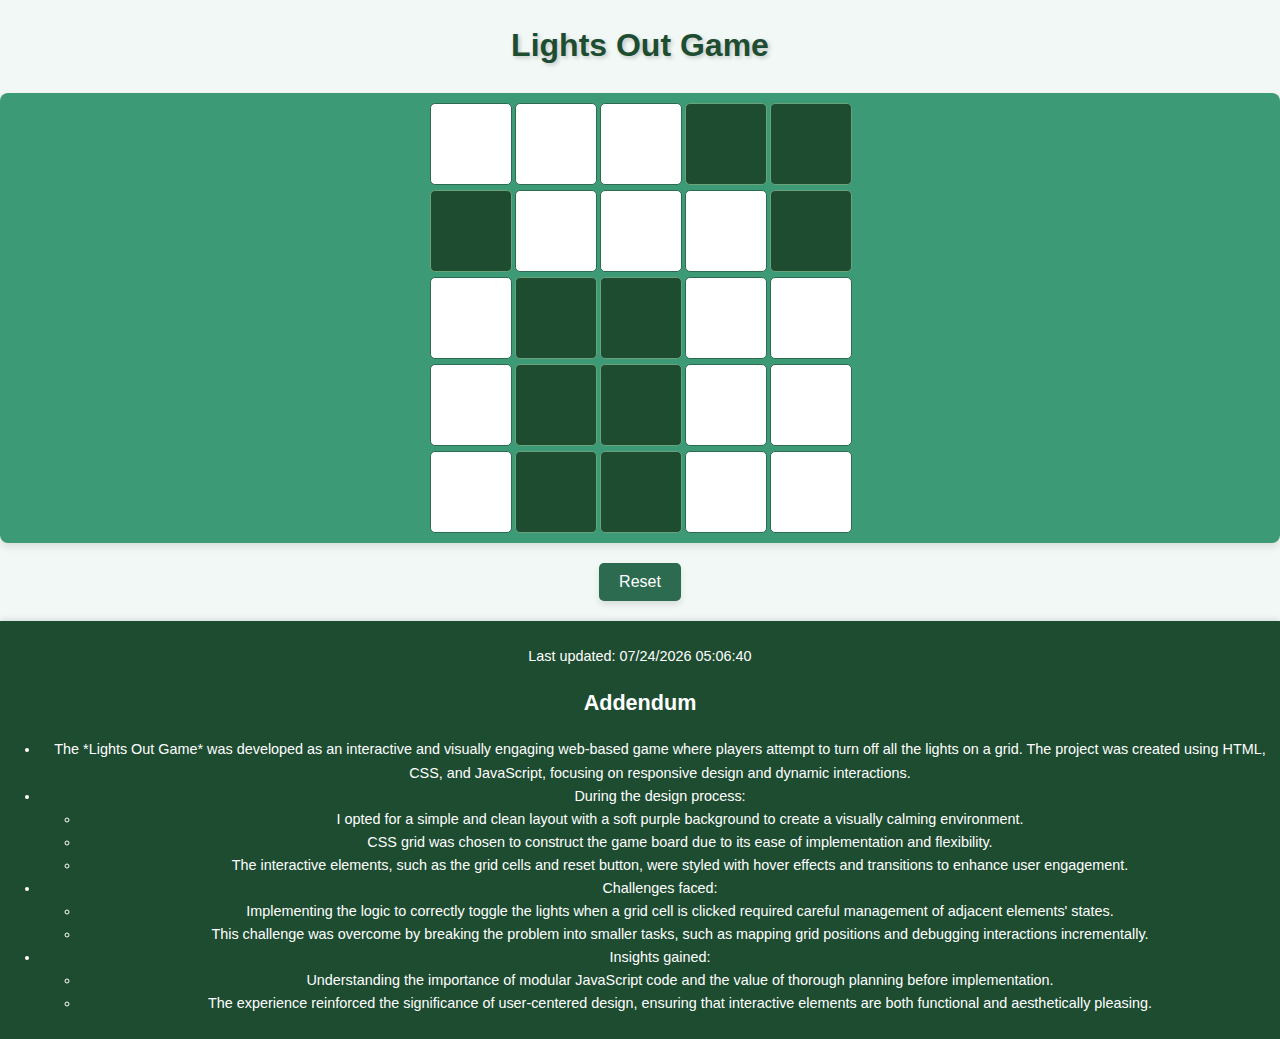
<file: final/index.html>
<!DOCTYPE html>
<html lang="en">
<head>
  <meta charset="UTF-8">
  <meta name="viewport" content="width=device-width, initial-scale=1.0">
  <title>Lights Out Game</title>
  <link rel="stylesheet" href="lightsout.css">
</head>
<body>
  <h1>Lights Out Game</h1>
  <div id="game-board"></div>
  <button id="reset-button">Reset</button>
  <footer>
    <p>Last updated: 
      <span id="lastModified"></span>
    </p>
    <h2>Addendum</h2>
    <ul>
        <li>The *Lights Out Game* was developed as an interactive and visually engaging web-based game where players attempt to turn off all the lights on a grid. The project was created using HTML, CSS, and JavaScript, focusing on responsive design and dynamic interactions.</li>
        <li>During the design process:
            <ul>
                <li>I opted for a simple and clean layout with a soft purple background to create a visually calming environment.</li>
                <li>CSS grid was chosen to construct the game board due to its ease of implementation and flexibility.</li>
                <li>The interactive elements, such as the grid cells and reset button, were styled with hover effects and transitions to enhance user engagement.</li>
            </ul>
        </li>
        <li>Challenges faced:
            <ul>
                <li>Implementing the logic to correctly toggle the lights when a grid cell is clicked required careful management of adjacent elements' states.</li>
                <li>This challenge was overcome by breaking the problem into smaller tasks, such as mapping grid positions and debugging interactions incrementally.</li>
            </ul>
        </li>
        <li>Insights gained:
            <ul>
                <li>Understanding the importance of modular JavaScript code and the value of thorough planning before implementation.</li>
                <li>The experience reinforced the significance of user-centered design, ensuring that interactive elements are both functional and aesthetically pleasing.</li>
            </ul>
        </li>
    </ul>
</footer>

  <script src="lightsout.js"></script>
  <script type="text/javascript">
    var x = document.lastModified;
    document.getElementById('lastModified').textContent = x;
  </script>
</body>
</html>
</file>
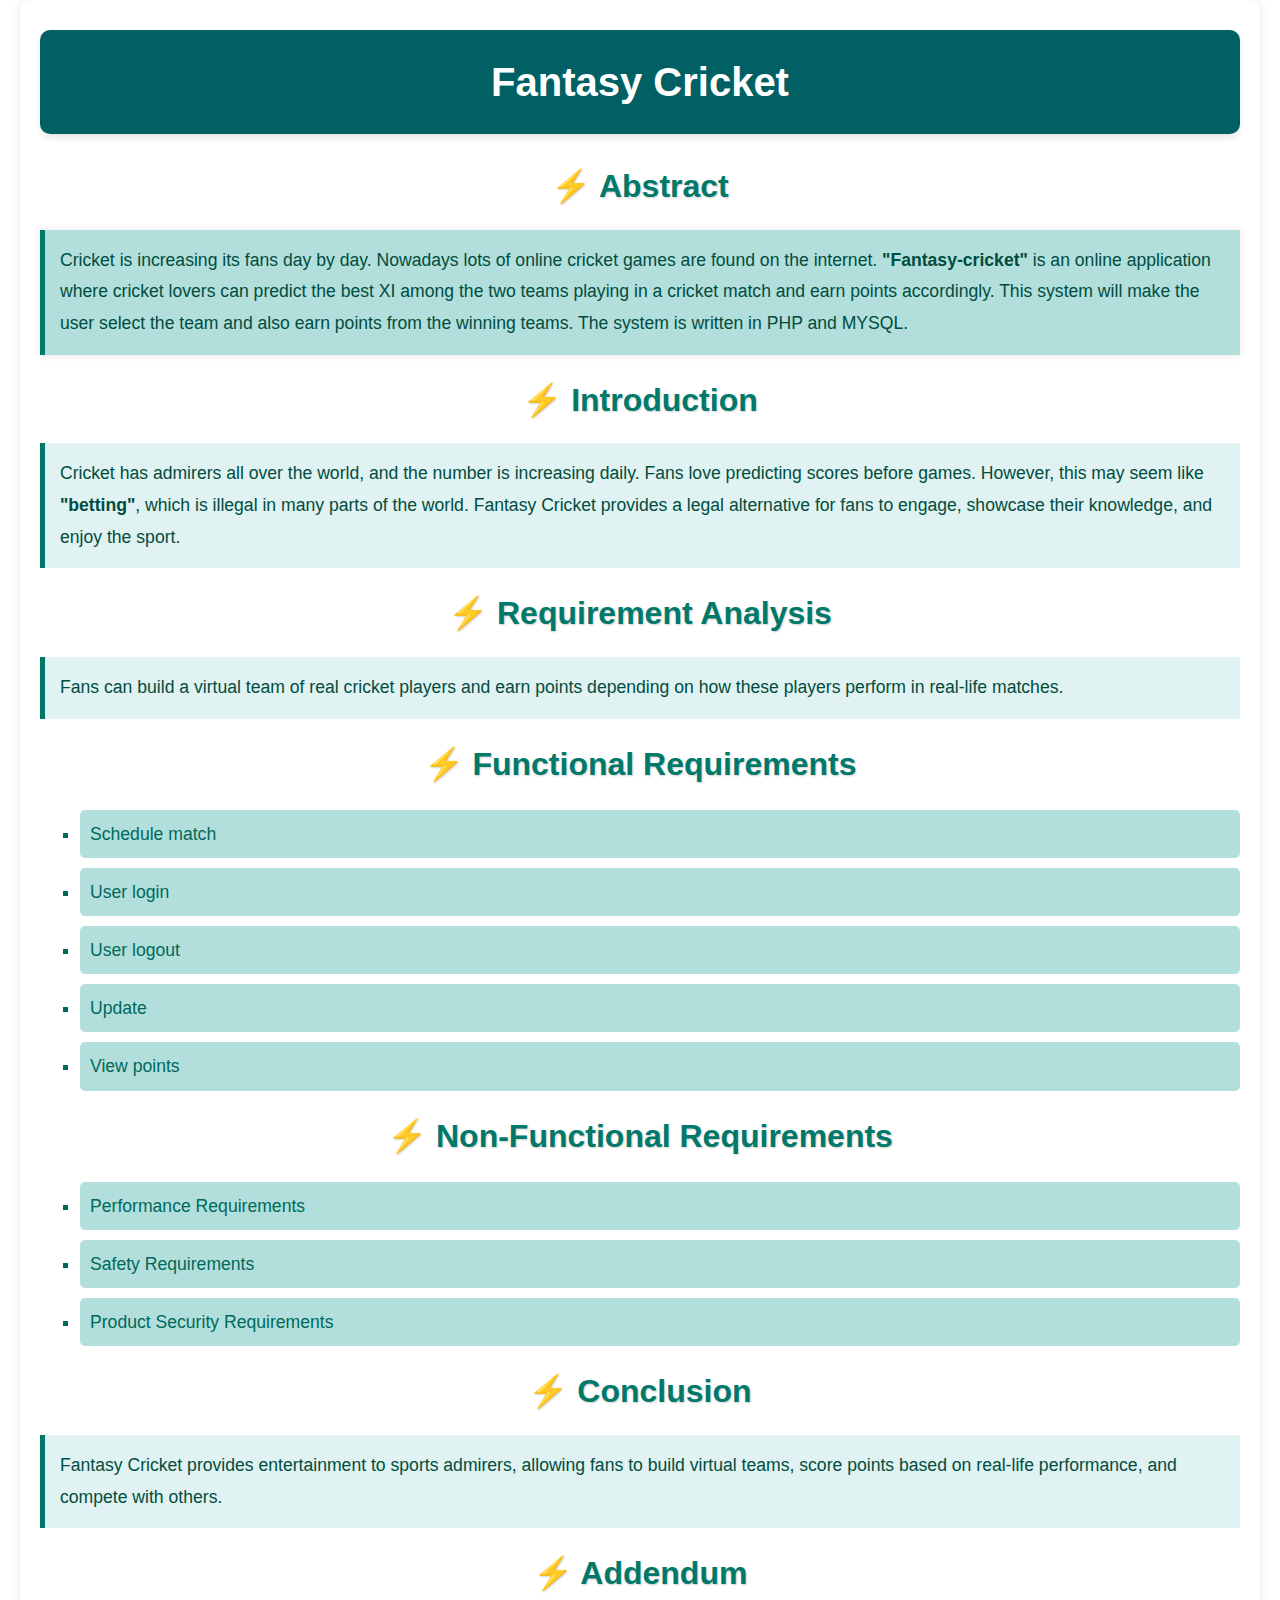
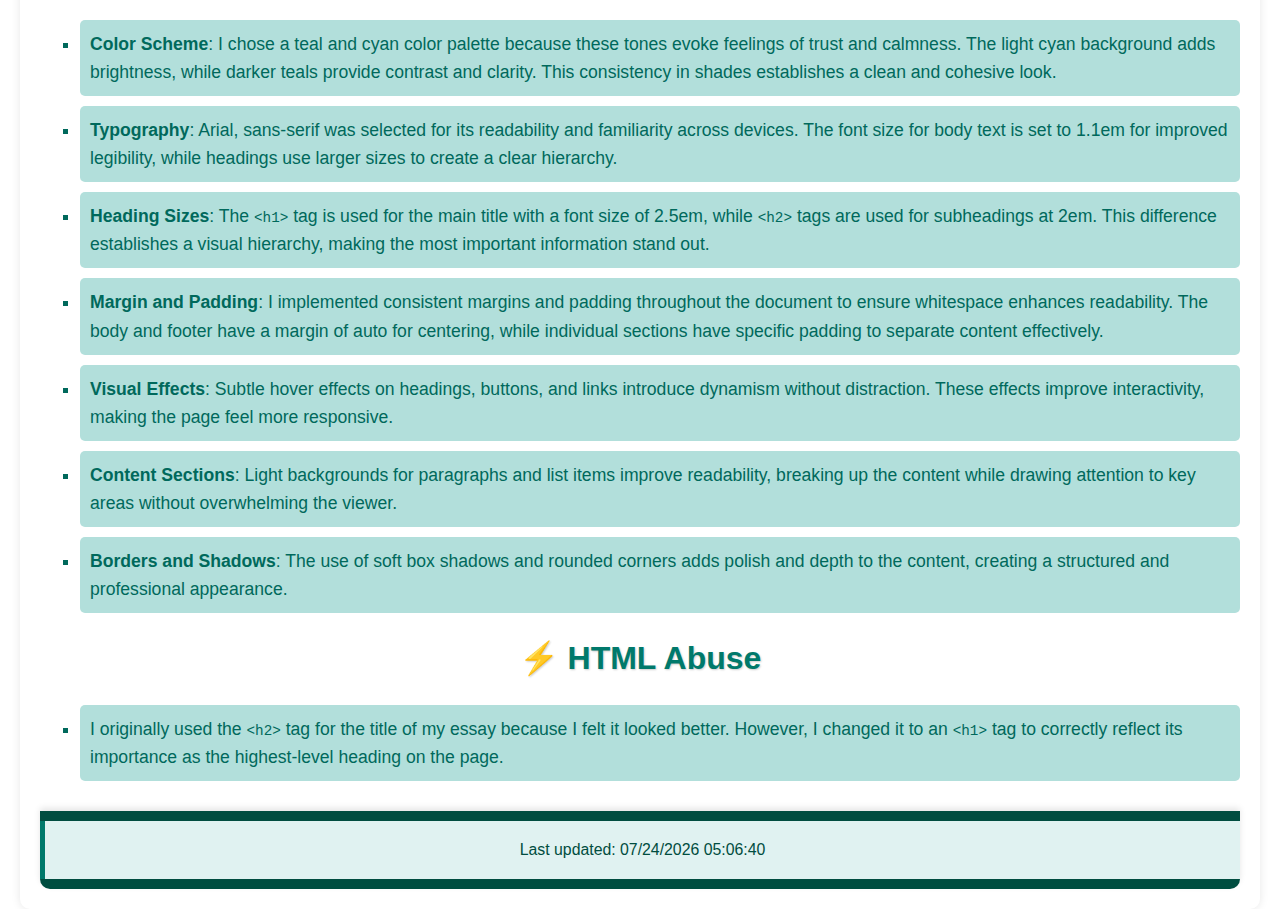
<file: lab-04/index.html>
<!DOCTYPE html>
<html lang="en">
<head>
    <meta charset="UTF-8">
    <meta name="viewport" content="width=device-width, initial-scale=1.0">
    <title>Fantasy Cricket</title>
    <style>
        body {
            font-family: 'Arial', sans-serif;
            line-height: 1.6;
            background-color: #e0f7fa; /* Light cyan background */
            margin: 0;
            padding: 0;
            transition: all 0.3s ease-in-out;
        }

        body, footer {
            max-width: 1200px;
            margin: auto;
            padding: 20px;
            background-color: #ffffff;
            box-shadow: 0 0 10px rgba(0, 0, 0, 0.1);
            border-radius: 10px;
        }

        h1, h2 {
            text-align: center;
            margin-top: 10px;
        }

        h1 {
            font-size: 2.5em;
            color: #ffffff;
            background-color: #006064; /* Teal background for the header */
            padding: 20px;
            border-radius: 10px;
            box-shadow: 0px 4px 6px rgba(0, 0, 0, 0.1);
            transition: transform 0.3s ease-in-out;
        }

        h1:hover {
            transform: scale(1.05);
        }

        h2 {
            font-size: 2em;
            color: #00796b; /* Deep teal for subheadings */
            margin-bottom: 10px;
            text-shadow: 1px 1px 2px rgba(0, 0, 0, 0.2);
        }

        p {
            font-size: 1.1em;
            color: #004d40; /* Dark teal for paragraph text */
            margin-bottom: 20px;
            padding: 0 10px;
            line-height: 1.8;
            background-color: #e0f2f1; /* Light teal background for paragraphs */
            border-left: 5px solid #00796b; /* Border to match subheadings */
            padding: 15px;
        }

        ul {
            list-style-type: square;
            margin: 20px 0;
            padding-left: 40px;
        }

        ul li {
            margin-bottom: 10px;
            font-size: 1.1em;
            color: #00695c; /* Slightly darker teal for list items */
            background-color: #b2dfdb; /* Light teal for list background */
            padding: 10px;
            border-radius: 5px;
        }

        footer {
            background-color: #004d40; /* Dark teal footer */
            color: white;
            text-align: center;
            padding: 10px 0;
            margin-top: 30px;
            font-size: 0.9em;
            border-radius: 0 0 10px 10px;
            box-shadow: 0px -3px 6px rgba(0, 0, 0, 0.1);
        }

        footer p {
            margin: 0;
        }

        a {
            color: #004d40;
            text-decoration: none;
            font-weight: bold;
        }

        a:hover {
            text-decoration: underline;
            color: #009688; /* Bright teal for link hover */
        }

        p.highlight {
            background-color: #b2dfdb; /* Light teal highlight */
            padding: 15px;
            border-left: 5px solid #00796b;
            box-shadow: 0 0 8px rgba(0, 0, 0, 0.1);
        }

        h2::before {
            content: "⚡ ";
            color: #00796b;
        }

        button {
            background-color: #00796b; /* Teal button */
            color: white;
            padding: 10px 20px;
            border: none;
            border-radius: 5px;
            cursor: pointer;
            transition: background-color 0.3s ease-in-out;
        }

        button:hover {
            background-color: #004d40; /* Dark teal on hover */
        }

        table {
            width: 100%;
            border-collapse: collapse;
            margin-bottom: 20px;
        }

        table, th, td {
            border: 1px solid #ddd;
            padding: 10px;
        }

        th {
            background-color: #00796b; /* Teal table header */
            color: white;
        }

        td {
            background-color: #e0f2f1; /* Light teal for table cells */
        }

        @media (max-width: 768px) {
            body, footer {
                padding: 10px;
            }

            h1 {
                font-size: 2em;
            }

            h2 {
                font-size: 1.5em;
            }
        }
    </style>
</head>
<body>

    <h1>Fantasy Cricket</h1>

    <h2>Abstract</h2>
    <p class="highlight">Cricket is increasing its fans day by day. Nowadays lots of online cricket
        games are found on the internet. <b>"Fantasy-cricket"</b> is an online application
        where cricket lovers can predict the best XI among the two teams playing
        in a cricket match and earn points accordingly. This system will make the user
        select the team and also earn points from the winning teams. The system is
        written in PHP and MYSQL.</p>

    <h2>Introduction</h2>
    <p>Cricket has admirers all over the world, and the number is increasing daily. Fans
        love predicting scores before games. However, this may seem like <b>"betting"</b>, 
        which is illegal in many parts of the world. Fantasy Cricket provides a legal alternative
        for fans to engage, showcase their knowledge, and enjoy the sport.</p>

    <h2>Requirement Analysis</h2>
    <p>Fans can build a virtual team of real cricket players and earn points depending on 
        how these players perform in real-life matches.</p>

    <h2>Functional Requirements</h2>
    <ul>
        <li>Schedule match</li>
        <li>User login</li>
        <li>User logout</li>
        <li>Update</li>
        <li>View points</li>
    </ul>

    <h2>Non-Functional Requirements</h2>
    <ul>
        <li>Performance Requirements</li>
        <li>Safety Requirements</li>
        <li>Product Security Requirements</li>
    </ul>

    <h2>Conclusion</h2>
    <p>Fantasy Cricket provides entertainment to sports admirers, allowing fans to build virtual teams, score points based on real-life performance, and compete with others.</p>

    <h2>Addendum</h2>
    <ul>
        <li><b>Color Scheme</b>: I chose a teal and cyan color palette because these tones evoke feelings of trust and calmness. The light cyan background adds brightness, while darker teals provide contrast and clarity. This consistency in shades establishes a clean and cohesive look.</li>
        <li><b>Typography</b>: Arial, sans-serif was selected for its readability and familiarity across devices. The font size for body text is set to 1.1em for improved legibility, while headings use larger sizes to create a clear hierarchy.</li>
        <li><b>Heading Sizes</b>: The <code>&lt;h1&gt;</code> tag is used for the main title with a font size of 2.5em, while <code>&lt;h2&gt;</code> tags are used for subheadings at 2em. This difference establishes a visual hierarchy, making the most important information stand out.</li>
        <li><b>Margin and Padding</b>: I implemented consistent margins and padding throughout the document to ensure whitespace enhances readability. The body and footer have a margin of auto for centering, while individual sections have specific padding to separate content effectively.</li>
        <li><b>Visual Effects</b>: Subtle hover effects on headings, buttons, and links introduce dynamism without distraction. These effects improve interactivity, making the page feel more responsive.</li>
        <li><b>Content Sections</b>: Light backgrounds for paragraphs and list items improve readability, breaking up the content while drawing attention to key areas without overwhelming the viewer.</li>
        <li><b>Borders and Shadows</b>: The use of soft box shadows and rounded corners adds polish and depth to the content, creating a structured and professional appearance.</li>
    </ul>

    <h2>HTML Abuse</h2>
    <ul>
        <li>I originally used the <code>&lt;h2&gt;</code> tag for the title of my essay because I felt it looked better. However, I changed it to an <code>&lt;h1&gt;</code> tag to correctly reflect its importance as the highest-level heading on the page.</li>
    </ul>

    <footer>
        <p>Last updated: 
            <span id="lastModified"></span>
        </p>
    </footer>
    <script type="text/javascript">
         var x = document.lastModified;
         document.getElementById('lastModified').textContent = x;
    </script>
</file>
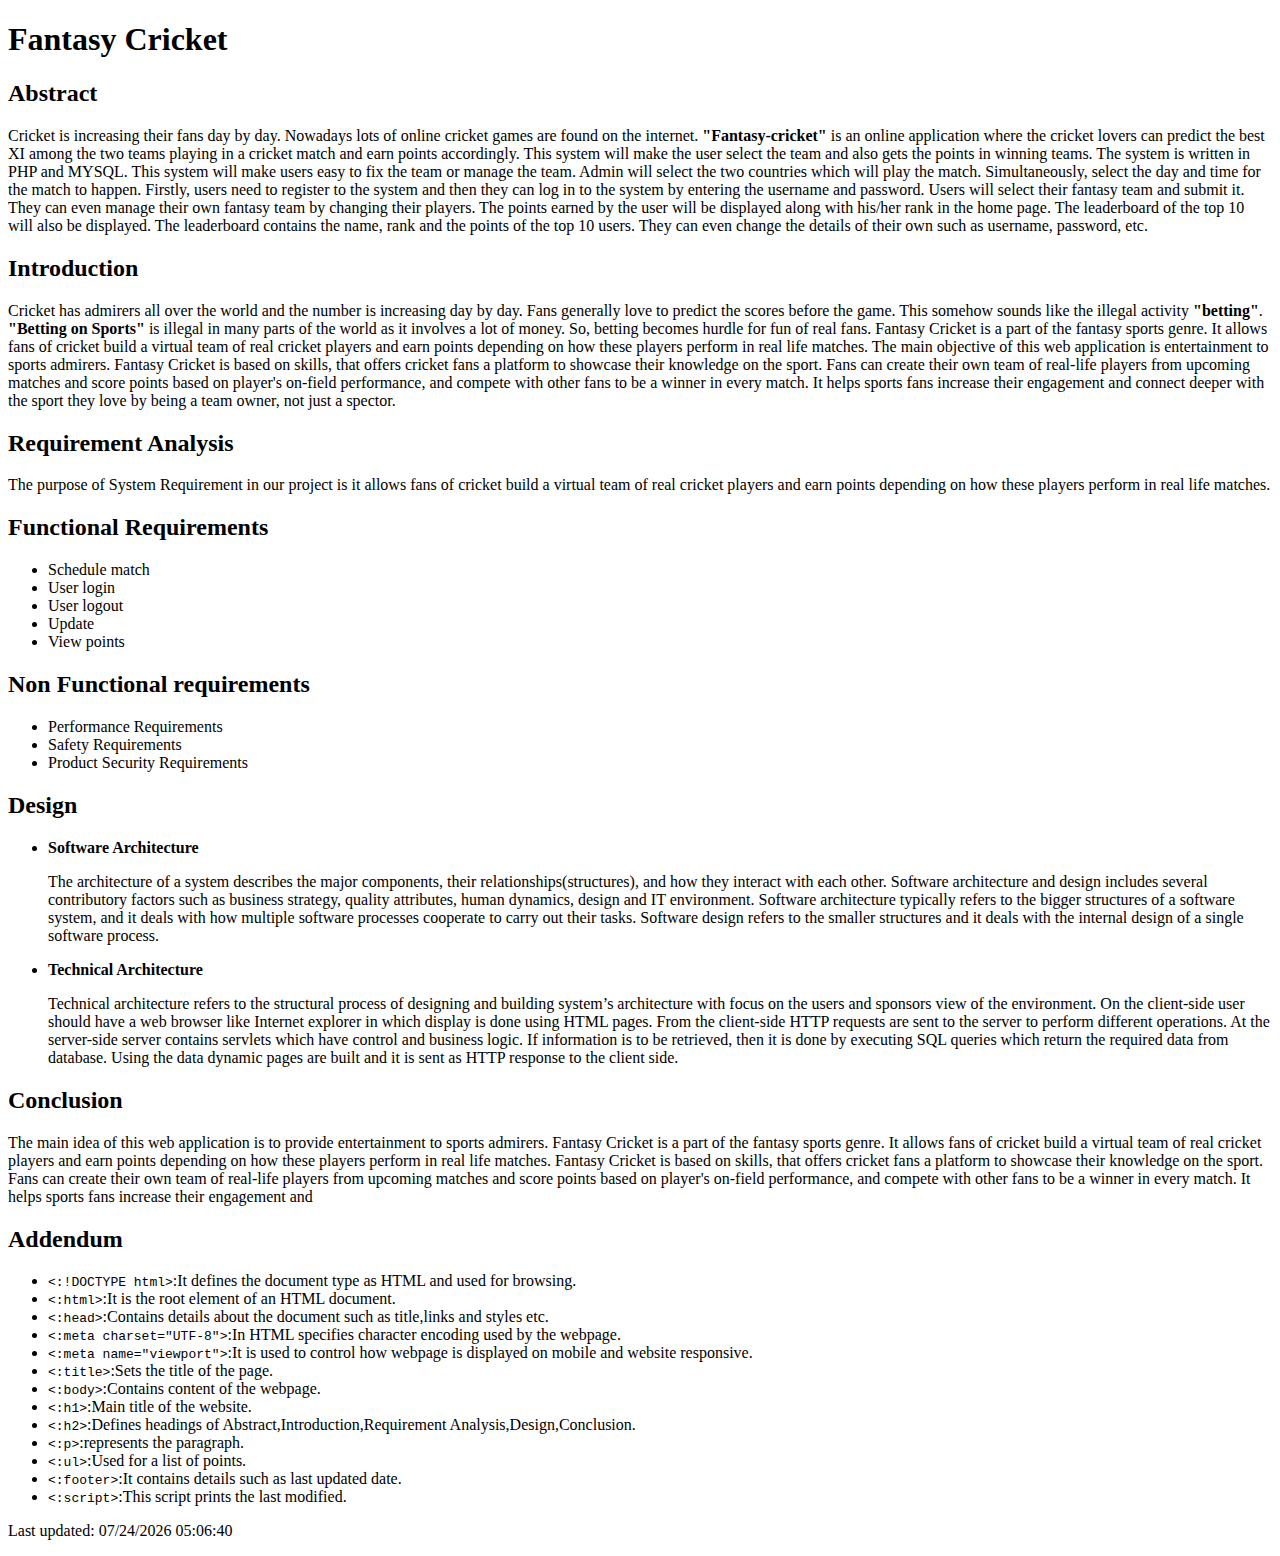
<file: lab-2/index.html>
<!DOCTYPE html>
<html lang="en">
<head>
    <meta charset="UTF-8">
    <meta name="viewport" content="width=device-width, initial-scale=1.0">
    <title>Fantasy Cricket</title>
</head>
<body>

    <h1>Fantasy Cricket</h1>
    

    <h2>Abstract</h2>
    <p>Cricket is increasing their fans day by day. Nowadays lots of online cricket
        games are found on the internet. <b>"Fantasy-cricket"</b> is an online application
        where the cricket lovers can predict the best XI among the two teams playing
        in a cricket match and earn points accordingly. This system will make the user
        select the team and also gets the points in winning teams. The system is
        written in PHP and MYSQL. This system will make users easy to fix the team
        or manage the team. Admin will select the two countries which will play the
        match. Simultaneously, select the day and time for the match to happen.
        Firstly, users need to register to the system and then they can log in to the
        system by entering the username and password. Users will select their fantasy
        team and submit it. They can even manage their own fantasy team by
        changing their players. The points earned by the user will be displayed along
        with his/her rank in the home page. The leaderboard of the top 10 will also be
        displayed. The leaderboard contains the name, rank and the points of the top
        10 users. They can even change the details of their own such as username, password, etc.</p>

    <h2>Introduction</h2>
    <p>Cricket has admirers all over the world and the number is increasing day by day. Fans
        generally love to predict the scores before the game. This somehow sounds like the
        illegal activity <b>"betting"</b>. <b>"Betting on Sports"</b> is illegal in many parts of the world as it
        involves a lot of money. So, betting becomes hurdle for fun of real fans. Fantasy
        Cricket is a part of the fantasy sports genre. It allows fans of cricket build a virtual
        team of real cricket players and earn points depending on how these players perform
        in real life matches. The main objective of this web application is entertainment to
        sports admirers. Fantasy Cricket is based on skills, that offers cricket fans a platform
        to showcase their knowledge on the sport. Fans can create their own team of real-life
        players from upcoming matches and score points based on player's on-field
        performance, and compete with other fans to be a winner in every match. It helps
        sports fans increase their engagement and connect deeper with the sport they love by being a team owner, not just a spector.</p>

    <h2>Requirement Analysis</h2>
    <p> The purpose of System Requirement in our project is it allows fans of cricket build a
        virtual team of real cricket players and earn points depending on how these players
        perform in real life matches.</p>
        <h2>Functional Requirements</h2>
        <ul>
            <li>Schedule match</li>
            <li>User login</li>
            <li>User logout</li>
            <li>Update</li>
            <li>View points</li>
        </ul>
        <h2>Non Functional requirements</h2>
        <ul>
            <li>Performance Requirements</li>
            <li>Safety Requirements</li>
            <li>Product Security Requirements</li>
        </ul>

    <h2>Design</h2>
    <ul>
        <li><b>Software Architecture</b></li>
        <p>The architecture of a system describes the major components, their
            relationships(structures), and how they interact with each other. Software architecture
            and design includes several contributory factors such as business strategy, quality
            attributes, human dynamics, design and IT environment. Software architecture
            typically refers to the bigger structures of a software system, and it deals with how
            multiple software processes cooperate to carry out their tasks. Software design refers
            to the smaller structures and it deals with the internal design of a single software process.</p>
        <li><b>Technical Architecture</b></li>
        <p> Technical architecture refers to the structural process of designing and building
            system’s architecture with focus on the users and sponsors view of the environment.
            On the client-side user should have a web browser like Internet explorer in which
            display is done using HTML pages. From the client-side HTTP requests are sent to
            the server to perform different operations. At the server-side server contains servlets
            which have control and business logic. If information is to be retrieved, then it is done
            by executing SQL queries which return the required data from database. Using the
            data dynamic pages are built and it is sent as HTTP response to the client side.</p>
    </ul>
    <h2>Conclusion</h2>
    <p> The main idea of this web application is to provide entertainment to sports admirers.
        Fantasy Cricket is a part of the fantasy sports genre. It allows fans of cricket build a
        virtual team of real cricket players and earn points depending on how these players
        perform in real life matches. Fantasy Cricket is based on skills, that offers cricket fans
        a platform to showcase their knowledge on the sport. Fans can create their own team
        of real-life players from upcoming matches and score points based on player's on-field
        performance, and compete with other fans to be a winner in every match. It helps
        sports fans increase their engagement and</p>
    <h2>Addendum</h2>
    <ul>
        <li><code>&lt:!DOCTYPE html&gt;</code>:It defines the document type as HTML and used for browsing.</li>
        <li><code>&lt:html&gt;</code>:It is the root element of an HTML document.</li>
        <li><code>&lt:head&gt;</code>:Contains details about the document such as title,links and styles etc.</li>
        <li><code>&lt:meta charset="UTF-8"&gt;</code>:In HTML specifies character encoding used by the webpage.</li>
        <li><code>&lt:meta name="viewport"&gt;</code>:It is used to control how webpage is displayed on mobile and website responsive.</li>
        <li><code>&lt:title&gt;</code>:Sets the title of the page.</li>
        <li><code>&lt:body&gt;</code>:Contains content of the webpage.</li>
        <li><code>&lt:h1&gt;</code>:Main title of the website.</li>
        <li><code>&lt:h2&gt;</code>:Defines headings of Abstract,Introduction,Requirement Analysis,Design,Conclusion.</li>
        <li><code>&lt:p&gt;</code>:represents the paragraph.</li>
        <li><code>&lt:ul&gt;</code>:Used for a list of points.</li>
        <li><code>&lt:footer&gt;</code>:It contains details such as last updated date.</li>
        <li><code>&lt:script&gt;</code>:This script prints the last modified.</li>
    </ul>
    <footer>
        <p>Last updated: 
            <span id="lastModified"></span>
        </p>
    </footer>

    <script type="text/javascript">
         var x = document.lastModified;
         document.getElementById('lastModified').textContent = x;
    </script>

</body>
</html>
</file>
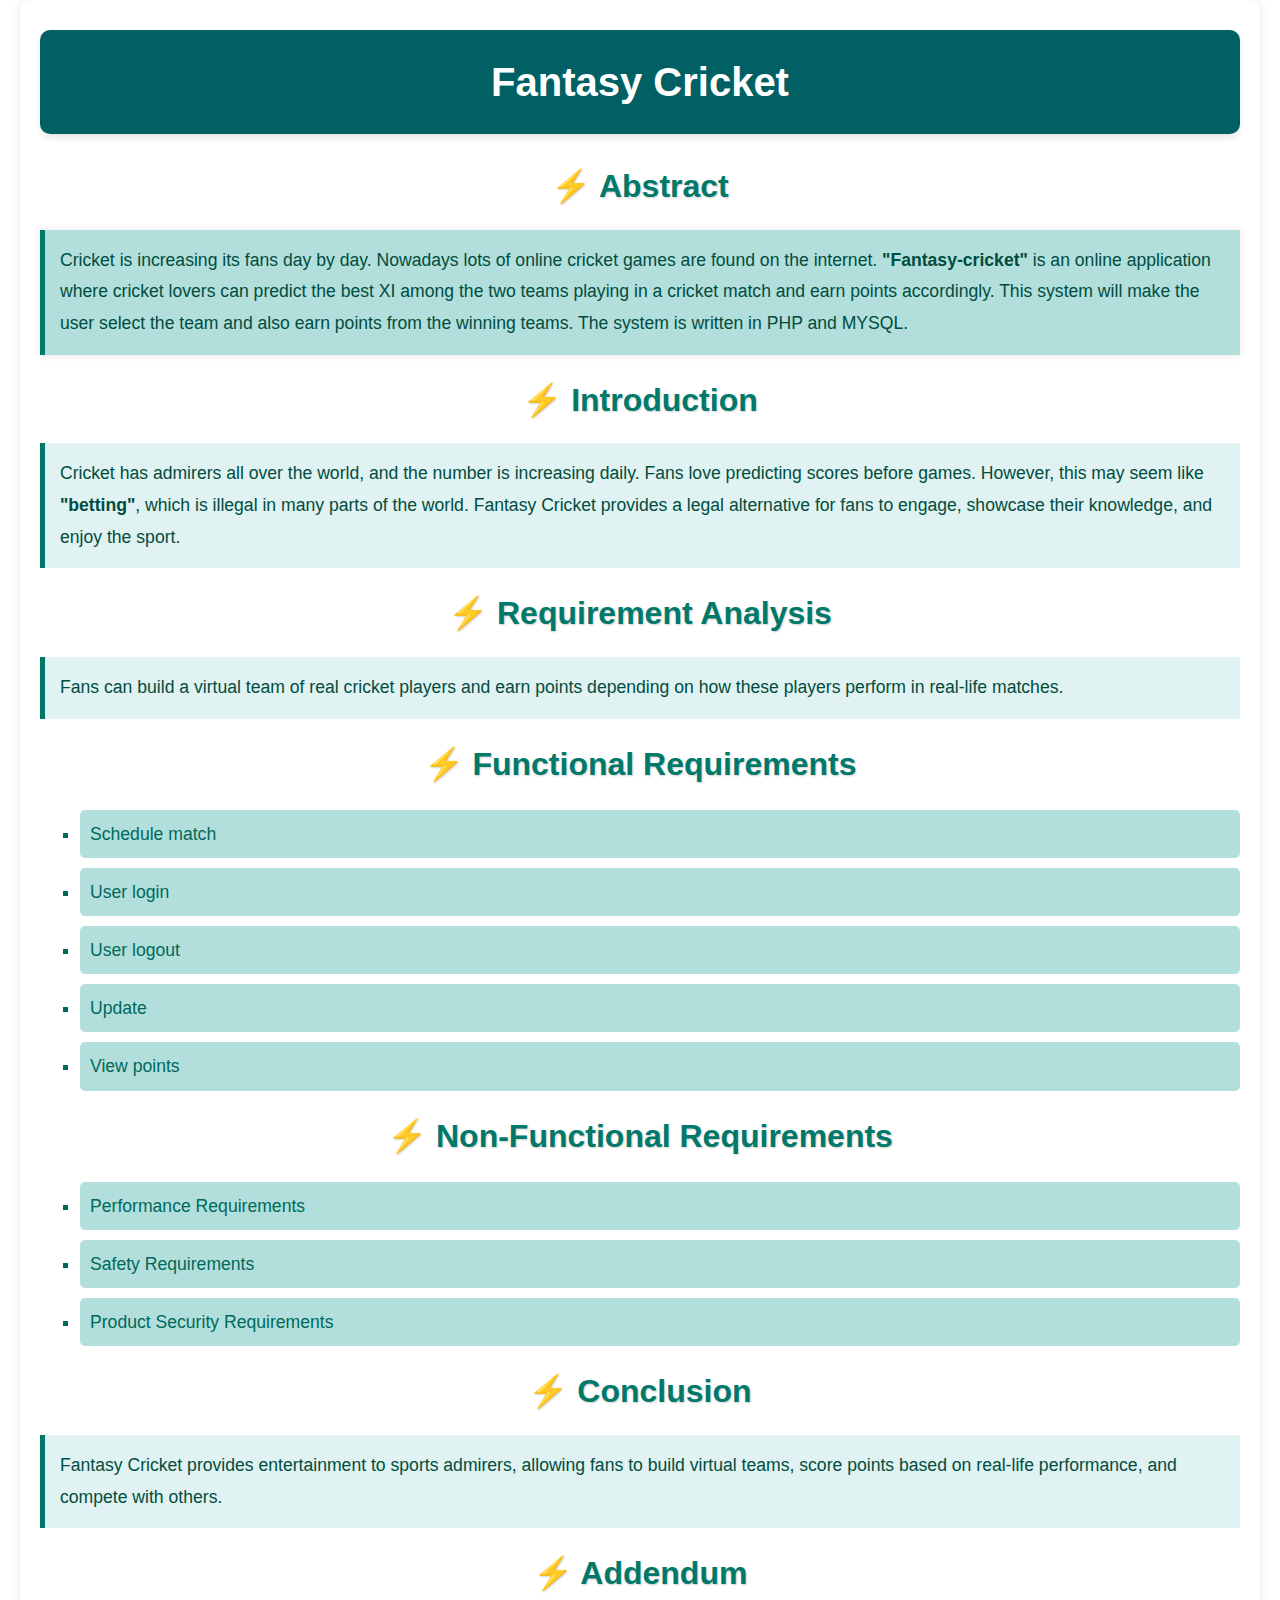
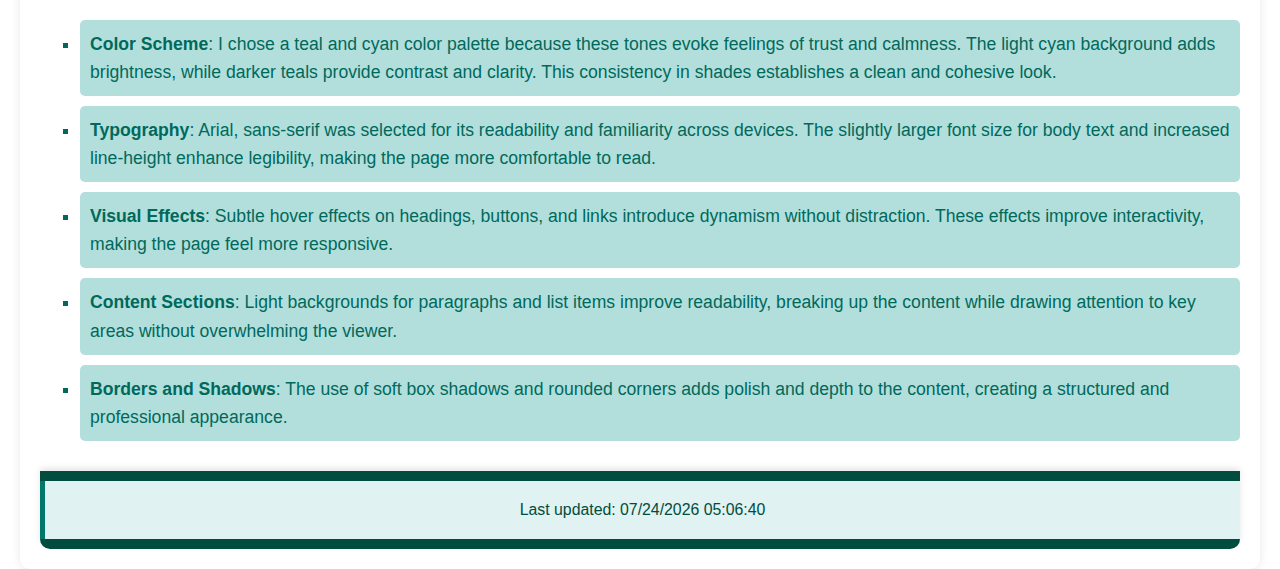
<file: lab-4/Index.html>
<!DOCTYPE html>
<html lang="en">
<head>
    <meta charset="UTF-8">
    <meta name="viewport" content="width=device-width, initial-scale=1.0">
    <title>Fantasy Cricket</title>
    <style>
        body {
            font-family: 'Arial', sans-serif;
            line-height: 1.6;
            background-color: #e0f7fa; /* Light cyan background */
            margin: 0;
            padding: 0;
            transition: all 0.3s ease-in-out;
        }

        body, footer {
            max-width: 1200px;
            margin: auto;
            padding: 20px;
            background-color: #ffffff;
            box-shadow: 0 0 10px rgba(0, 0, 0, 0.1);
            border-radius: 10px;
        }

        h1, h2 {
            text-align: center;
            margin-top: 10px;
        }

        h1 {
            font-size: 2.5em;
            color: #ffffff;
            background-color: #006064; /* Teal background for the header */
            padding: 20px;
            border-radius: 10px;
            box-shadow: 0px 4px 6px rgba(0, 0, 0, 0.1);
            transition: transform 0.3s ease-in-out;
        }

        h1:hover {
            transform: scale(1.05);
        }

        h2 {
            font-size: 2em;
            color: #00796b; /* Deep teal for subheadings */
            margin-bottom: 10px;
            text-shadow: 1px 1px 2px rgba(0, 0, 0, 0.2);
        }

        p {
            font-size: 1.1em;
            color: #004d40; /* Dark teal for paragraph text */
            margin-bottom: 20px;
            padding: 0 10px;
            line-height: 1.8;
            background-color: #e0f2f1; /* Light teal background for paragraphs */
            border-left: 5px solid #00796b; /* Border to match subheadings */
            padding: 15px;
        }

        ul {
            list-style-type: square;
            margin: 20px 0;
            padding-left: 40px;
        }

        ul li {
            margin-bottom: 10px;
            font-size: 1.1em;
            color: #00695c; /* Slightly darker teal for list items */
            background-color: #b2dfdb; /* Light teal for list background */
            padding: 10px;
            border-radius: 5px;
        }

        footer {
            background-color: #004d40; /* Dark teal footer */
            color: white;
            text-align: center;
            padding: 10px 0;
            margin-top: 30px;
            font-size: 0.9em;
            border-radius: 0 0 10px 10px;
            box-shadow: 0px -3px 6px rgba(0, 0, 0, 0.1);
        }

        footer p {
            margin: 0;
        }

        a {
            color: #004d40;
            text-decoration: none;
            font-weight: bold;
        }

        a:hover {
            text-decoration: underline;
            color: #009688; /* Bright teal for link hover */
        }

        p.highlight {
            background-color: #b2dfdb; /* Light teal highlight */
            padding: 15px;
            border-left: 5px solid #00796b;
            box-shadow: 0 0 8px rgba(0, 0, 0, 0.1);
        }

        h2::before {
            content: "⚡ ";
            color: #00796b;
        }

        button {
            background-color: #00796b; /* Teal button */
            color: white;
            padding: 10px 20px;
            border: none;
            border-radius: 5px;
            cursor: pointer;
            transition: background-color 0.3s ease-in-out;
        }

        button:hover {
            background-color: #004d40; /* Dark teal on hover */
        }

        table {
            width: 100%;
            border-collapse: collapse;
            margin-bottom: 20px;
        }

        table, th, td {
            border: 1px solid #ddd;
            padding: 10px;
        }

        th {
            background-color: #00796b; /* Teal table header */
            color: white;
        }

        td {
            background-color: #e0f2f1; /* Light teal for table cells */
        }

        @media (max-width: 768px) {
            body, footer {
                padding: 10px;
            }

            h1 {
                font-size: 2em;
            }

            h2 {
                font-size: 1.5em;
            }
        }
    </style>
</head>
<body>

    <h1>Fantasy Cricket</h1>

    <h2>Abstract</h2>
    <p class="highlight">Cricket is increasing its fans day by day. Nowadays lots of online cricket
        games are found on the internet. <b>"Fantasy-cricket"</b> is an online application
        where cricket lovers can predict the best XI among the two teams playing
        in a cricket match and earn points accordingly. This system will make the user
        select the team and also earn points from the winning teams. The system is
        written in PHP and MYSQL.</p>

    <h2>Introduction</h2>
    <p>Cricket has admirers all over the world, and the number is increasing daily. Fans
        love predicting scores before games. However, this may seem like <b>"betting"</b>, 
        which is illegal in many parts of the world. Fantasy Cricket provides a legal alternative
        for fans to engage, showcase their knowledge, and enjoy the sport.</p>

    <h2>Requirement Analysis</h2>
    <p>Fans can build a virtual team of real cricket players and earn points depending on 
        how these players perform in real-life matches.</p>

    <h2>Functional Requirements</h2>
    <ul>
        <li>Schedule match</li>
        <li>User login</li>
        <li>User logout</li>
        <li>Update</li>
        <li>View points</li>
    </ul>

    <h2>Non-Functional Requirements</h2>
    <ul>
        <li>Performance Requirements</li>
        <li>Safety Requirements</li>
        <li>Product Security Requirements</li>
    </ul>

    <h2>Conclusion</h2>
    <p>Fantasy Cricket provides entertainment to sports admirers, allowing fans to build virtual teams, score points based on real-life performance, and compete with others.</p>

    <h2>Addendum</h2>
    <ul>
        <li><b>Color Scheme</b>: I chose a teal and cyan color palette because these tones evoke feelings of trust and calmness. The light cyan background adds brightness, while darker teals provide contrast and clarity. This consistency in shades establishes a clean and cohesive look.</li>
        <li><b>Typography</b>: Arial, sans-serif was selected for its readability and familiarity across devices. The slightly larger font size for body text and increased line-height enhance legibility, making the page more comfortable to read.</li>
        <li><b>Visual Effects</b>: Subtle hover effects on headings, buttons, and links introduce dynamism without distraction. These effects improve interactivity, making the page feel more responsive.</li>
        <li><b>Content Sections</b>: Light backgrounds for paragraphs and list items improve readability, breaking up the content while drawing attention to key areas without overwhelming the viewer.</li>
        <li><b>Borders and Shadows</b>: The use of soft box shadows and rounded corners adds polish and depth to the content, creating a structured and professional appearance.</li>
    </ul>

    <footer>
        <p>Last updated: 
            <span id="lastModified"></span>
        </p>
    </footer>

    <script type="text/javascript">
        var x = document.lastModified;
        document.getElementById('lastModified').textContent = x;
    </script>

</body>
</html>
</file>
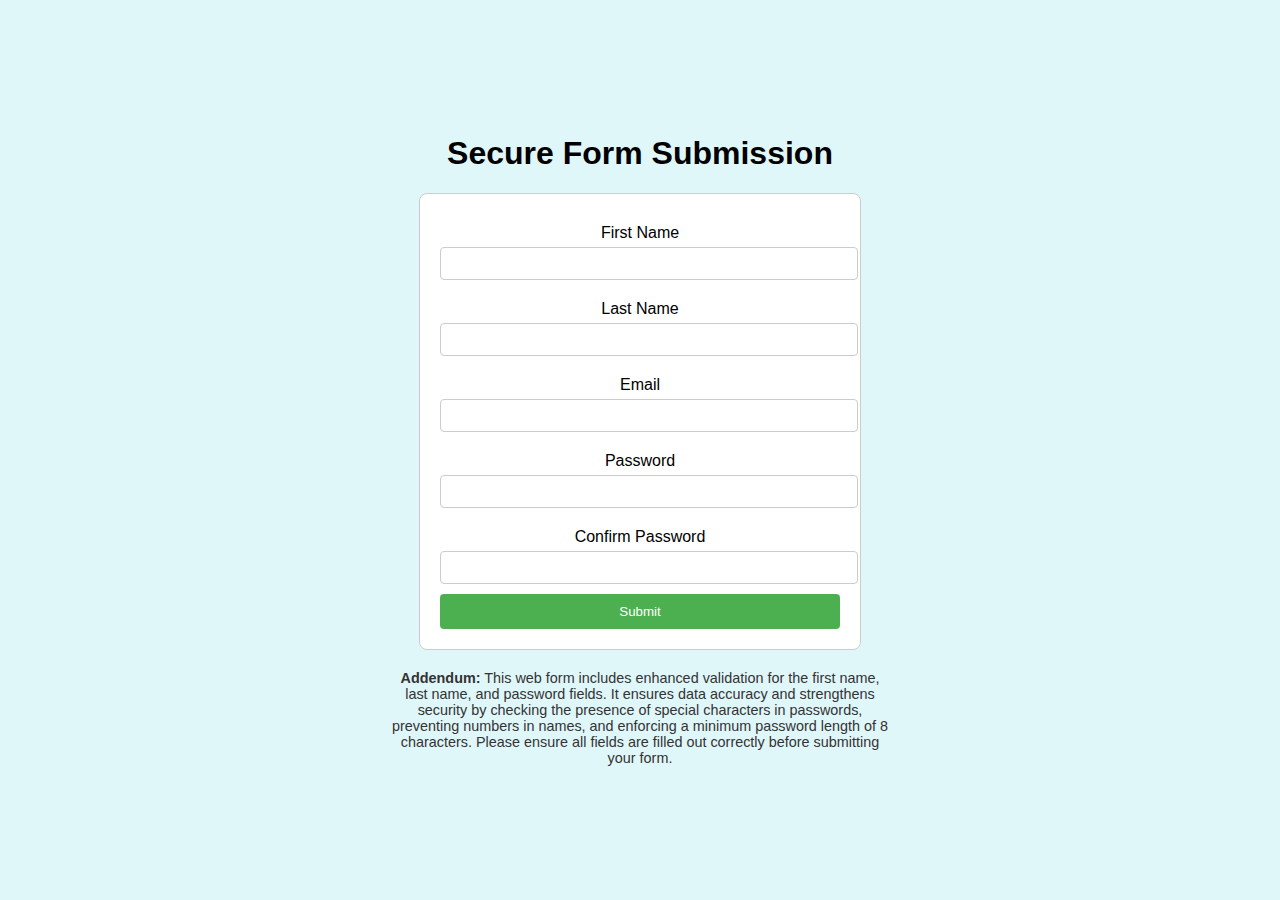
<file: lab-8/index.html>
<!DOCTYPE html>
<html lang="en">
<head>
    <meta charset="UTF-8">
    <meta name="viewport" content="width=device-width, initial-scale=1.0">
    <title>Secure Form Submission</title>
    <link href="https://fonts.googleapis.com/css2?family=Poppins:wght@400;600&display=swap" rel="stylesheet">
    <link rel="stylesheet" href="styles.css">
</head>
<body>
    <!-- Form Container -->
    <div id="formContainer" class="container">
        <header>
            <h1>Secure Form Submission</h1>
        </header>

        <!-- Form for user input -->
        <form id="registrationForm" onsubmit="return validateForm()">
            <label for="firstName">First Name</label>
            <input type="text" id="firstName" name="firstName" required>

            <label for="lastName">Last Name</label>
            <input type="text" id="lastName" name="lastName" required>

            <label for="email">Email</label>
            <input type="email" id="email" name="email" required>

            <label for="password">Password</label>
            <input type="password" id="password" name="password" required>

            <label for="confirmPassword">Confirm Password</label>
            <input type="password" id="confirmPassword" name="confirmPassword" required>

            <button type="submit">Submit</button>
        </form>
        <div id="addendum" class="container">
            <p><strong>Addendum:</strong> This web form includes enhanced validation for the first name, last name, and password fields. 
                It ensures data accuracy and strengthens security by checking the presence of special characters in passwords, 
                preventing numbers in names, and enforcing a minimum password length of 8 characters. 
                Please ensure all fields are filled out correctly before submitting your form.</p>
        </div>
    </div>
    

    <!-- Success Message Container -->
    <div id="successContainer" class="container hidden">
        <header>
            <h1>Thank You!</h1>
        </header>
        <main>
            <p>Your form has been successfully submitted. Thank you for providing your details.</p>
        </main>
    </div>

    <script src="script.js"></script>
</body>
</html>
</file>
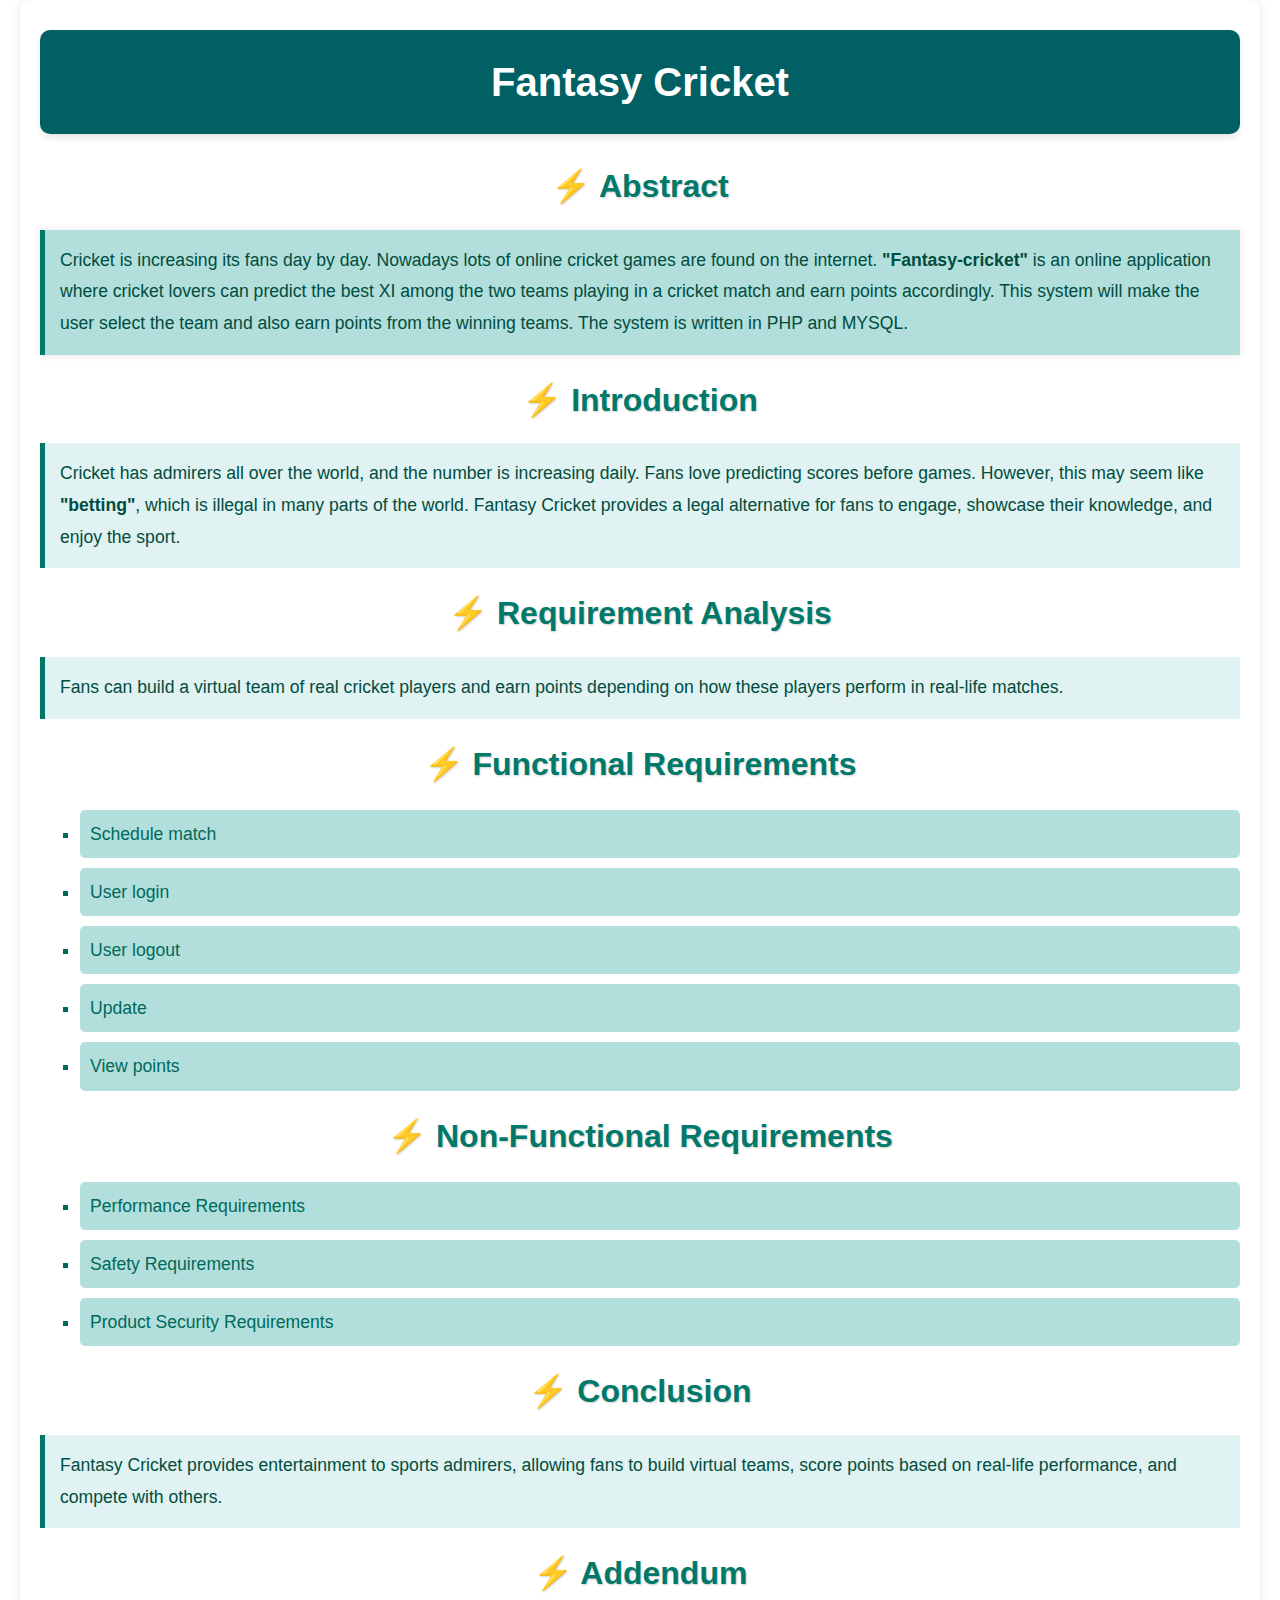
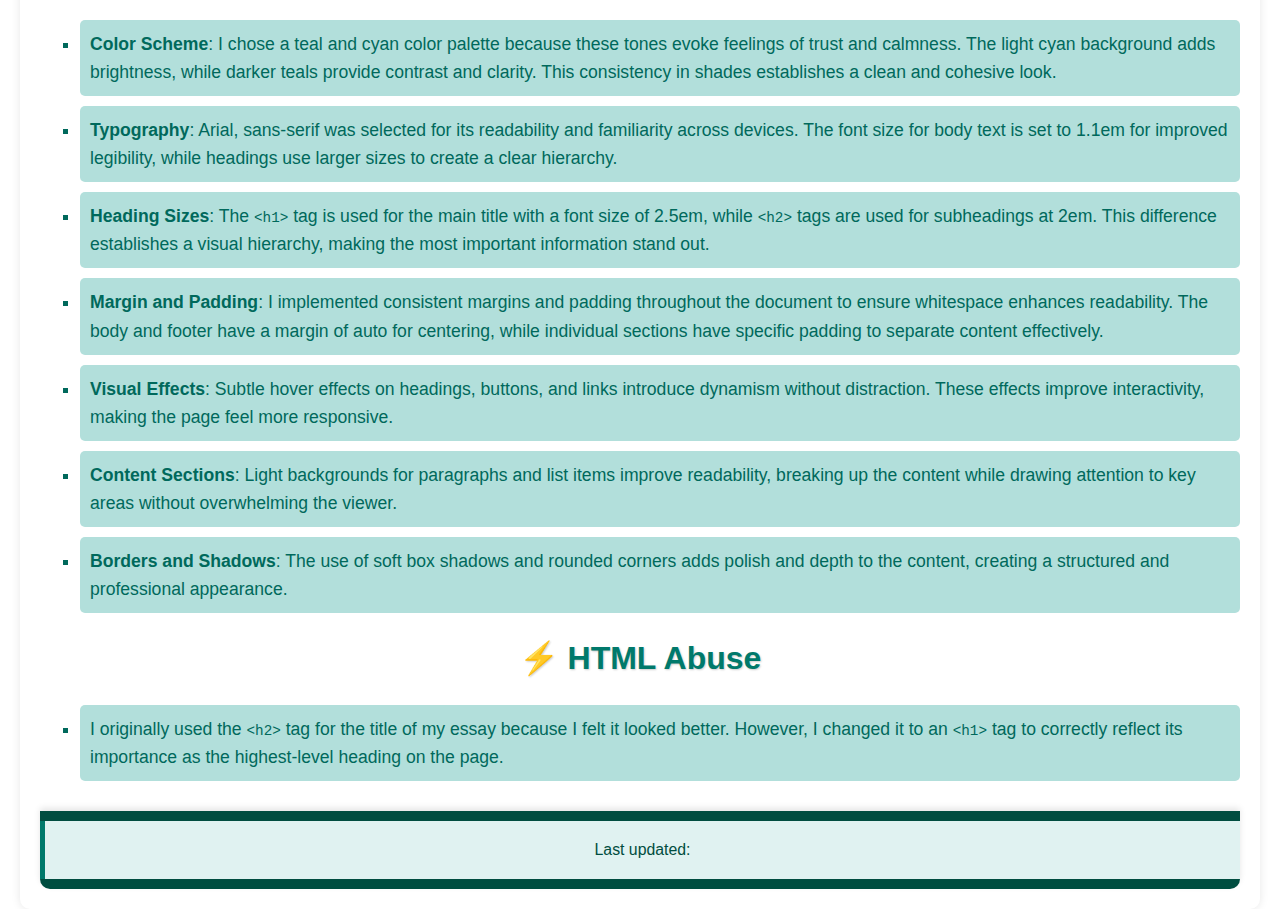
<file: lab4/index.html>
<!DOCTYPE html>
<html lang="en">
<head>
    <meta charset="UTF-8">
    <meta name="viewport" content="width=device-width, initial-scale=1.0">
    <title>Fantasy Cricket</title>
    <style>
        body {
            font-family: 'Arial', sans-serif;
            line-height: 1.6;
            background-color: #e0f7fa; /* Light cyan background */
            margin: 0;
            padding: 0;
            transition: all 0.3s ease-in-out;
        }

        body, footer {
            max-width: 1200px;
            margin: auto;
            padding: 20px;
            background-color: #ffffff;
            box-shadow: 0 0 10px rgba(0, 0, 0, 0.1);
            border-radius: 10px;
        }

        h1, h2 {
            text-align: center;
            margin-top: 10px;
        }

        h1 {
            font-size: 2.5em;
            color: #ffffff;
            background-color: #006064; /* Teal background for the header */
            padding: 20px;
            border-radius: 10px;
            box-shadow: 0px 4px 6px rgba(0, 0, 0, 0.1);
            transition: transform 0.3s ease-in-out;
        }

        h1:hover {
            transform: scale(1.05);
        }

        h2 {
            font-size: 2em;
            color: #00796b; /* Deep teal for subheadings */
            margin-bottom: 10px;
            text-shadow: 1px 1px 2px rgba(0, 0, 0, 0.2);
        }

        p {
            font-size: 1.1em;
            color: #004d40; /* Dark teal for paragraph text */
            margin-bottom: 20px;
            padding: 0 10px;
            line-height: 1.8;
            background-color: #e0f2f1; /* Light teal background for paragraphs */
            border-left: 5px solid #00796b; /* Border to match subheadings */
            padding: 15px;
        }

        ul {
            list-style-type: square;
            margin: 20px 0;
            padding-left: 40px;
        }

        ul li {
            margin-bottom: 10px;
            font-size: 1.1em;
            color: #00695c; /* Slightly darker teal for list items */
            background-color: #b2dfdb; /* Light teal for list background */
            padding: 10px;
            border-radius: 5px;
        }

        footer {
            background-color: #004d40; /* Dark teal footer */
            color: white;
            text-align: center;
            padding: 10px 0;
            margin-top: 30px;
            font-size: 0.9em;
            border-radius: 0 0 10px 10px;
            box-shadow: 0px -3px 6px rgba(0, 0, 0, 0.1);
        }

        footer p {
            margin: 0;
        }

        a {
            color: #004d40;
            text-decoration: none;
            font-weight: bold;
        }

        a:hover {
            text-decoration: underline;
            color: #009688; /* Bright teal for link hover */
        }

        p.highlight {
            background-color: #b2dfdb; /* Light teal highlight */
            padding: 15px;
            border-left: 5px solid #00796b;
            box-shadow: 0 0 8px rgba(0, 0, 0, 0.1);
        }

        h2::before {
            content: "⚡ ";
            color: #00796b;
        }

        button {
            background-color: #00796b; /* Teal button */
            color: white;
            padding: 10px 20px;
            border: none;
            border-radius: 5px;
            cursor: pointer;
            transition: background-color 0.3s ease-in-out;
        }

        button:hover {
            background-color: #004d40; /* Dark teal on hover */
        }

        table {
            width: 100%;
            border-collapse: collapse;
            margin-bottom: 20px;
        }

        table, th, td {
            border: 1px solid #ddd;
            padding: 10px;
        }

        th {
            background-color: #00796b; /* Teal table header */
            color: white;
        }

        td {
            background-color: #e0f2f1; /* Light teal for table cells */
        }

        @media (max-width: 768px) {
            body, footer {
                padding: 10px;
            }

            h1 {
                font-size: 2em;
            }

            h2 {
                font-size: 1.5em;
            }
        }
    </style>
</head>
<body>

    <h1>Fantasy Cricket</h1>

    <h2>Abstract</h2>
    <p class="highlight">Cricket is increasing its fans day by day. Nowadays lots of online cricket
        games are found on the internet. <b>"Fantasy-cricket"</b> is an online application
        where cricket lovers can predict the best XI among the two teams playing
        in a cricket match and earn points accordingly. This system will make the user
        select the team and also earn points from the winning teams. The system is
        written in PHP and MYSQL.</p>

    <h2>Introduction</h2>
    <p>Cricket has admirers all over the world, and the number is increasing daily. Fans
        love predicting scores before games. However, this may seem like <b>"betting"</b>, 
        which is illegal in many parts of the world. Fantasy Cricket provides a legal alternative
        for fans to engage, showcase their knowledge, and enjoy the sport.</p>

    <h2>Requirement Analysis</h2>
    <p>Fans can build a virtual team of real cricket players and earn points depending on 
        how these players perform in real-life matches.</p>

    <h2>Functional Requirements</h2>
    <ul>
        <li>Schedule match</li>
        <li>User login</li>
        <li>User logout</li>
        <li>Update</li>
        <li>View points</li>
    </ul>

    <h2>Non-Functional Requirements</h2>
    <ul>
        <li>Performance Requirements</li>
        <li>Safety Requirements</li>
        <li>Product Security Requirements</li>
    </ul>

    <h2>Conclusion</h2>
    <p>Fantasy Cricket provides entertainment to sports admirers, allowing fans to build virtual teams, score points based on real-life performance, and compete with others.</p>

    <h2>Addendum</h2>
    <ul>
        <li><b>Color Scheme</b>: I chose a teal and cyan color palette because these tones evoke feelings of trust and calmness. The light cyan background adds brightness, while darker teals provide contrast and clarity. This consistency in shades establishes a clean and cohesive look.</li>
        <li><b>Typography</b>: Arial, sans-serif was selected for its readability and familiarity across devices. The font size for body text is set to 1.1em for improved legibility, while headings use larger sizes to create a clear hierarchy.</li>
        <li><b>Heading Sizes</b>: The <code>&lt;h1&gt;</code> tag is used for the main title with a font size of 2.5em, while <code>&lt;h2&gt;</code> tags are used for subheadings at 2em. This difference establishes a visual hierarchy, making the most important information stand out.</li>
        <li><b>Margin and Padding</b>: I implemented consistent margins and padding throughout the document to ensure whitespace enhances readability. The body and footer have a margin of auto for centering, while individual sections have specific padding to separate content effectively.</li>
        <li><b>Visual Effects</b>: Subtle hover effects on headings, buttons, and links introduce dynamism without distraction. These effects improve interactivity, making the page feel more responsive.</li>
        <li><b>Content Sections</b>: Light backgrounds for paragraphs and list items improve readability, breaking up the content while drawing attention to key areas without overwhelming the viewer.</li>
        <li><b>Borders and Shadows</b>: The use of soft box shadows and rounded corners adds polish and depth to the content, creating a structured and professional appearance.</li>
    </ul>

    <h2>HTML Abuse</h2>
    <ul>
        <li>I originally used the <code>&lt;h2&gt;</code> tag for the title of my essay because I felt it looked better. However, I changed it to an <code>&lt;h1&gt;</code> tag to correctly reflect its importance as the highest-level heading on the page.</li>
    </ul>

    <footer>
        <p>Last updated: 
            <span id="lastModified"></span>
        </p>
    </
</file>
<file: final/lightsout.css>
/* General Body Styling */
body {
  font-family: Arial, sans-serif;
  text-align: center;
  margin: 0;
  padding: 0;
  background-color: #f1f8f6; /* Light greenish background */
  color: #2c6b4f; /* Dark green text */
  line-height: 1.6;
}

/* Headings */
h1 {
  margin-top: 20px;
  color: #1e4c31; /* Darker green for headings */
  font-size: 2em;
  text-shadow: 2px 2px 4px rgba(0, 0, 0, 0.2);
}

/* Game Board Styling */
#game-board {
  display: grid;
  grid-template-columns: repeat(5, 80px);
  gap: 5px;
  justify-content: center;
  margin: 20px auto;
  padding: 10px;
  background-color: #3c9b76; /* Dark green background for the board */
  border-radius: 8px;
  box-shadow: 0px 4px 8px rgba(0, 0, 0, 0.1);
}

/* Individual Squares */
.square {
  width: 80px;
  height: 80px;
  border: 1px solid #6ba27a; /* Lighter green border */
  background-color: #1e4c31; /* Dark green for inactive squares */
  cursor: pointer;
  transition: background-color 0.3s ease, transform 0.2s ease;
  border-radius: 5px;
}

.square:hover {
  transform: scale(1.1);
  background-color: #4b9e73; /* Lighter green on hover */
}

.square.is-off {
  background-color: white; /* White for the active state */
  border-color: #2c6b4f; /* Dark green border when off */
}

/* Buttons */
button {
  padding: 10px 20px;
  font-size: 16px;
  cursor: pointer;
  color: white;
  background-color: #2c6b4f; /* Dark green background for buttons */
  border: none;
  border-radius: 5px;
  transition: background-color 0.3s ease, transform 0.2s ease;
  box-shadow: 0px 4px 6px rgba(0, 0, 0, 0.1);
}

button:hover {
  background-color: #1e4c31; /* Darker green on hover */
  transform: scale(1.05);
}

button:active {
  background-color: #1b402a; /* Even darker green when active */
}

/* Footer Styling */
footer {
  margin-top: 20px;
  padding: 10px 0;
  background-color: #1e4c31; /* Dark green background for footer */
  color: white;
  font-size: 0.9em;
  box-shadow: 0px -2px 5px rgba(0, 0, 0, 0.1);
}

/* Responsive Design */
@media (max-width: 600px) {
  #game-board {
    grid-template-columns: repeat(3, 80px);
    gap: 10px;
  }

  .square {
    width: 70px;
    height: 70px;
  }

  button {
    font-size: 14px;
    padding: 8px 16px;
  }
}
</file>
<file: lab-8/styles.css>
body {
    font-family: 'Arial', sans-serif; /* Change font to Arial */
    margin: 0;
    padding: 0;
    background-color: #e0f7fa; /* Light blue background color */
    display: flex;
    justify-content: center; /* Center align content horizontally */
    align-items: center; /* Center align content vertically */
    min-height: 100vh; /* Ensure full height of viewport */
    flex-direction: column; /* Ensure vertical stacking */
}

form {
    max-width: 400px;
    margin: 0 auto;
    padding: 20px;
    border: 1px solid #ccc;
    border-radius: 8px;
    background-color: #fff;
}

label {
    display: block;
    margin: 10px 0 5px;
}

input[type="text"],
input[type="email"],
input[type="password"] {
    width: 100%;
    padding: 8px;
    margin-bottom: 10px;
    border: 1px solid #ccc;
    border-radius: 4px;
}

button {
    padding: 10px 15px;
    background-color: #4CAF50;
    color: white;
    border: none;
    border-radius: 4px;
    cursor: pointer;
    width: 100%;
}

button:hover {
    background-color: #45a049;
}

.error {
    color: red;
    font-size: 0.9em;
}

footer {
    position: fixed;
    bottom: 0;
    width: 100%;
    background-color: #f1f1f1;
    text-align: center;
    padding: 10px;
}

#addendum {
    margin-top: 20px;
    text-align: center; /* Center align addendum text */
    font-size: 0.9em;
    color: #333;
}

.hidden {
    display: none;
}

.container {
    text-align: center;
    margin: 20px auto;
    max-width: 500px;
}

/* Thank You Message Box */
.thank-you-box {
    background-color: #4CAF50; /* Green background */
    color: white; /* White text */
    padding: 20px;
    border-radius: 8px;
    max-width: 500px;
    margin: 20px auto;
    text-align: center;
    box-shadow: 0 4px 8px rgba(0, 0, 0, 0.1); /* Add shadow for emphasis */
}

.thank-you-box h1 {
    margin: 0 0 10px;
}

.thank-you-box p {
    font-size: 1.2em;
    margin: 0;
}

.thank-you-box button {
    background-color: #45a049; /* Slightly darker green */
    border: none;
    color: white;
    padding: 10px 20px;
    font-size: 1em;
    border-radius: 5px;
    cursor: pointer;
    margin-top: 20px;
    transition: background-color 0.3s;
}

.thank-you-box button:hover {
    background-color: #3e8e41; /* Darker green when hovered */
}
</file>
